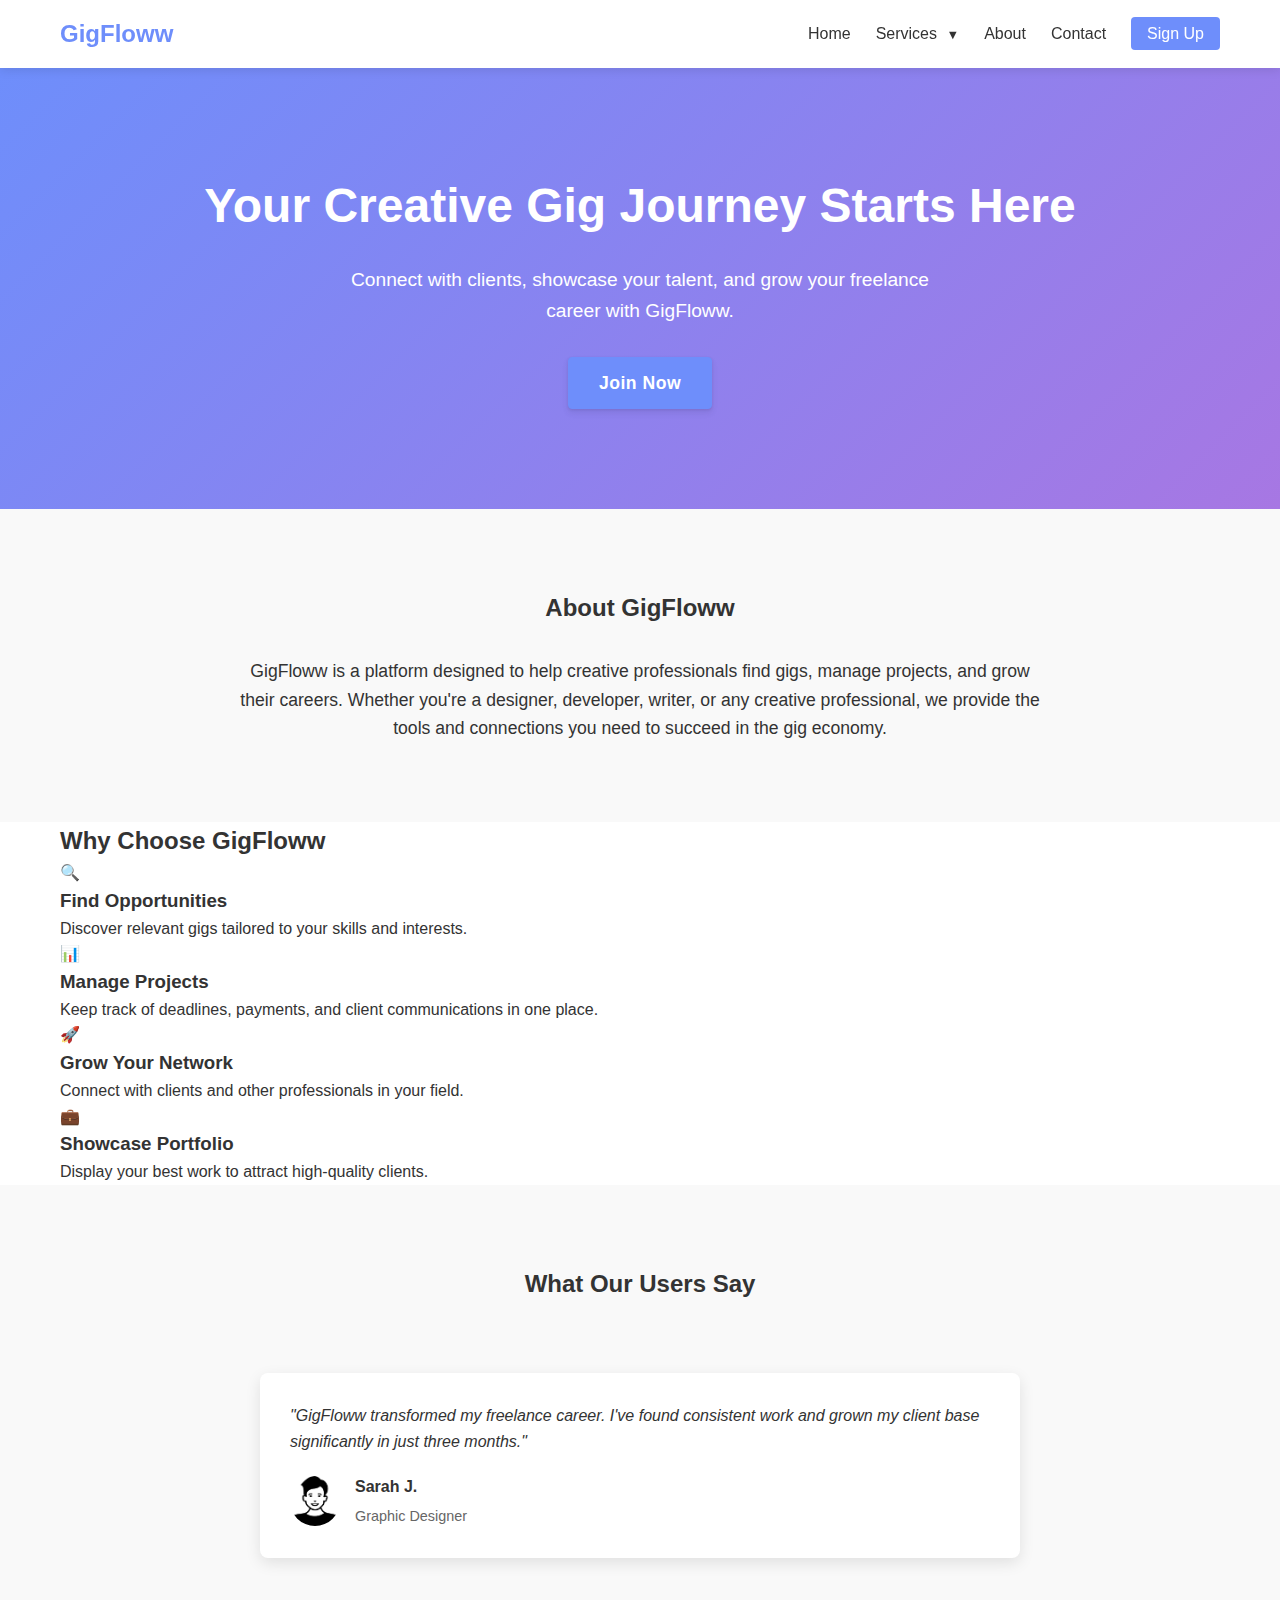
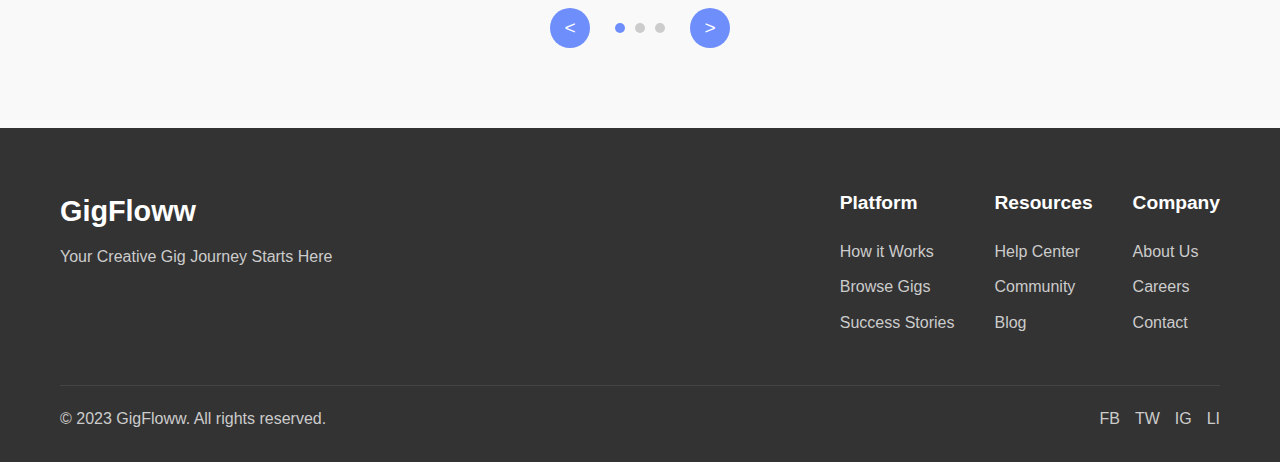
<file: index.html>
<!DOCTYPE html>
<html lang="en">
<head>
    <meta charset="UTF-8">
    <meta name="viewport" content="width=device-width, initial-scale=1.0">
    
    <!-- Primary Meta Tags -->
    <title>GigFloww - Your Creative Gig Journey Starts Here</title>
    <meta name="description" content="Connect with clients, showcase your talent, and grow your freelance career with GigFloww. Find opportunities tailored to your skills and manage projects efficiently.">
    <meta name="author" content="GigFloww Team">
    <meta name="keywords" content="freelance platform, creative gigs, freelance marketplace, design jobs, development gigs, writing opportunities">
    
    <!-- Robots Meta Tag -->
    <meta name="robots" content="index, follow">
    
    <!-- Canonical URL -->
    <link rel="canonical" href="https://www.gigfloww.com/">
    
    <!-- Open Graph / Facebook Meta Tags -->
    <meta property="og:type" content="website">
    <meta property="og:url" content="https://www.gigfloww.com/">
    <meta property="og:title" content="GigFloww - Your Creative Gig Journey Starts Here">
    <meta property="og:description" content="Connect with clients, showcase your talent, and grow your freelance career with GigFloww. Find gigs tailored to your creative skills.">
    <meta property="og:image" content="https://www.gigfloww.com/assets/og-image.jpg">
    
    <!-- Twitter Meta Tags -->
    <meta name="twitter:card" content="summary_large_image">
    <meta name="twitter:url" content="https://www.gigfloww.com/">
    <meta name="twitter:title" content="GigFloww - Your Creative Gig Journey Starts Here">
    <meta name="twitter:description" content="Connect with clients, showcase your talent, and grow your freelance career with GigFloww. Find gigs tailored to your creative skills.">
    <meta name="twitter:image" content="https://www.gigfloww.com/assets/twitter-image.jpg">
    
    <!-- Theme Color for Browser UI -->
    <meta name="theme-color" content="#6e8efb">
    
    <!-- Favicon and Apple Touch Icon -->
    <link rel="icon" type="image/png" href="assets/favicon.png">
    <link rel="apple-touch-icon" href="assets/apple-touch-icon.png">
    
    <!-- Structured Data -->
    <script type="application/ld+json">
    {
      "@context": "https://schema.org",
      "@type": "Organization",
      "name": "GigFloww",
      "url": "https://www.gigfloww.com/",
      "logo": "https://www.gigfloww.com/assets/logo.png",
      "description": "A platform designed to help creative professionals find gigs, manage projects, and grow their careers.",
      "sameAs": [
        "https://www.facebook.com/gigfloww",
        "https://www.twitter.com/gigfloww",
        "https://www.instagram.com/gigfloww",
        "https://www.linkedin.com/company/gigfloww"
      ]
    }
    </script>
    
    <link rel="stylesheet" href="styles/main.css">
    <link rel="stylesheet" href="styles/components.css">
</head>
<body>
    <!-- Navigation Bar -->
    <nav class="navbar">
        <div class="container nav-container">
            <div class="logo">
                <a href="index.html">GigFloww</a>
            </div>
            <div class="menu-toggle" id="mobile-menu">
                <span class="bar"></span>
                <span class="bar"></span>
                <span class="bar"></span>
            </div>
            <ul class="nav-menu">
                <li><a href="index.html" class="nav-link">Home</a></li>
                <li class="dropdown">
                    <a href="#" class="nav-link">Services <span class="dropdown-arrow">▼</span></a>
                    <ul class="dropdown-menu">
                        <li><a href="#">Design Gigs</a></li>
                        <li><a href="#">Development</a></li>
                        <li><a href="#">Writing</a></li>
                        <li><a href="#">Marketing</a></li>
                    </ul>
                </li>
                <li><a href="#" class="nav-link">About</a></li>
                <li><a href="#" class="nav-link">Contact</a></li>
                <li><a href="pages/signup.html" class="nav-link nav-cta">Sign Up</a></li>
            </ul>
        </div>
    </nav>
    
    <header>
        <!-- Navigation content will go here -->
    </header>
    
    <section class="hero">
        <div class="container">
            <h1>Your Creative Gig Journey Starts Here</h1>
            <p class="hero-subtitle">Connect with clients, showcase your talent, and grow your freelance career with GigFloww.</p>
            <button class="btn btn-primary cta-button">Join Now</button>
        </div>
    </section>
    <section class="about">
        <div class="container">
            <h2>About GigFloww</h2>
            <p>GigFloww is a platform designed to help creative professionals find gigs, manage projects, and grow their careers. Whether you're a designer, developer, writer, or any creative professional, we provide the tools and connections you need to succeed in the gig economy.</p>
        </div>
    </section>
    <section class="features">
        <div class="container">
            <h2>Why Choose GigFloww</h2>
            <div class="feature-grid">
                <div class="feature-card">
                    <div class="feature-icon">🔍</div>
                    <h3>Find Opportunities</h3>
                    <p>Discover relevant gigs tailored to your skills and interests.</p>
                </div>
                <div class="feature-card">
                    <div class="feature-icon">📊</div>
                    <h3>Manage Projects</h3>
                    <p>Keep track of deadlines, payments, and client communications in one place.</p>
                </div>
                <div class="feature-card">
                    <div class="feature-icon">🚀</div>
                    <h3>Grow Your Network</h3>
                    <p>Connect with clients and other professionals in your field.</p>
                </div>
                <div class="feature-card">
                    <div class="feature-icon">💼</div>
                    <h3>Showcase Portfolio</h3>
                    <p>Display your best work to attract high-quality clients.</p>
                </div>
            </div>
        </div>
    </section>
    
    <main>
        <!-- Landing page content will go here -->
        <section class="testimonials">
            <div class="container">
                <h2>What Our Users Say</h2>
                <div class="testimonial-slider">
                    <div class="slider-container">
                        <div class="testimonial-slide">
                            <div class="testimonial-card">
                                <div class="testimonial-content">
                                    <p>"GigFloww transformed my freelance career. I've found consistent work and grown my client base significantly in just three months."</p>
                                </div>
                                <div class="testimonial-author">
                                    <img src="assets/avatar1.png" alt="Sarah J." class="author-avatar">
                                    <div class="author-info">
                                        <h4>Sarah J.</h4>
                                        <p>Graphic Designer</p>
                                    </div>
                                </div>
                            </div>
                        </div>
                        <div class="testimonial-slide">
                            <div class="testimonial-card">
                                <div class="testimonial-content">
                                    <p>"The project management tools are intuitive and have helped me stay organized with multiple clients. Highly recommend for any freelancer."</p>
                                </div>
                                <div class="testimonial-author">
                                    <img src="assets/avatar2.png" alt="Michael T." class="author-avatar">
                                    <div class="author-info">
                                        <h4>Michael T.</h4>
                                        <p>Web Developer</p>
                                    </div>
                                </div>
                            </div>
                        </div>
                        <div class="testimonial-slide">
                            <div class="testimonial-card">
                                <div class="testimonial-content">
                                    <p>"As a content writer, finding quality clients was always a challenge. GigFloww connects me with clients who value my work and pay fairly."</p>
                                </div>
                                <div class="testimonial-author">
                                    <img src="assets/avatar3.png" alt="Elena R." class="author-avatar">
                                    <div class="author-info">
                                        <h4>Elena R.</h4>
                                        <p>Content Writer</p>
                                    </div>
                                </div>
                            </div>
                        </div>
                    </div>
                    <div class="slider-controls">
                        <button class="prev-btn" aria-label="Previous testimonial">&lt;</button>
                        <div class="slider-dots"></div>
                        <button class="next-btn" aria-label="Next testimonial">&gt;</button>
                    </div>
                </div>
            </div>
        </section>
        
    </main>
    
    <!-- Footer -->
    <footer class="footer">
        <div class="container">
            <div class="footer-content">
                <div class="footer-logo">
                    <h3>GigFloww</h3>
                    <p>Your Creative Gig Journey Starts Here</p>
                </div>
                <div class="footer-links">
                    <div class="footer-column">
                        <h4>Platform</h4>
                        <ul>
                            <li><a href="#">How it Works</a></li>
                            <li><a href="#">Browse Gigs</a></li>
                            <li><a href="#">Success Stories</a></li>
                        </ul>
                    </div>
                    <div class="footer-column">
                        <h4>Resources</h4>
                        <ul>
                            <li><a href="#">Help Center</a></li>
                            <li><a href="#">Community</a></li>
                            <li><a href="#">Blog</a></li>
                        </ul>
                    </div>
                    <div class="footer-column">
                        <h4>Company</h4>
                        <ul>
                            <li><a href="#">About Us</a></li>
                            <li><a href="#">Careers</a></li>
                            <li><a href="#">Contact</a></li>
                        </ul>
                    </div>
                </div>
            </div>
            <div class="footer-bottom">
                <p>&copy; 2023 GigFloww. All rights reserved.</p>
                <div class="footer-social">
                    <a href="#" aria-label="Facebook">FB</a>
                    <a href="#" aria-label="Twitter">TW</a>
                    <a href="#" aria-label="Instagram">IG</a>
                    <a href="#" aria-label="LinkedIn">LI</a>
                </div>
            </div>
        </div>
    </footer>
    
    <footer>
        <!-- Footer content will go here -->
    </footer>
    
    <script src="scripts/main.js"></script>
    <script src="scripts/slider.js"></script>
</body>
</html>
</file>
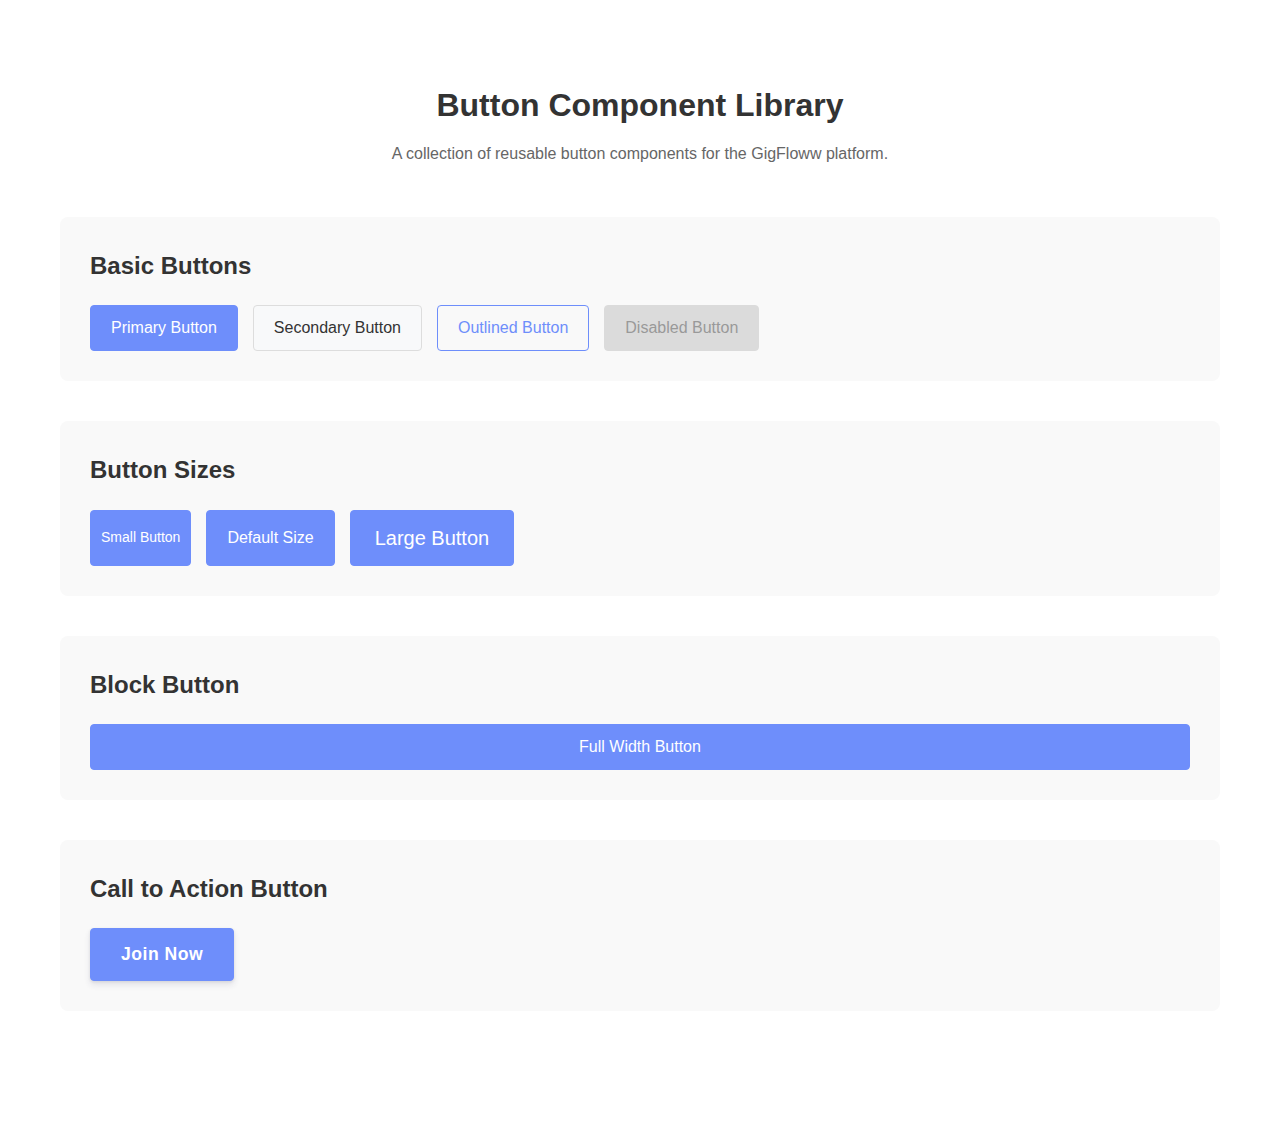
<file: pages/buttons.html>
<!DOCTYPE html>
<html lang="en">
<head>
    <meta charset="UTF-8">
    <meta name="viewport" content="width=device-width, initial-scale=1.0">
    <title>Button Components - GigFloww</title>
    <link rel="stylesheet" href="../styles/main.css">
    <link rel="stylesheet" href="../styles/components.css">
</head>
<body>
    <!-- Navigation Bar (same as index.html) -->
    <nav class="navbar">
        <!-- Copy navigation from index.html -->
    </nav>
    
    <section class="component-showcase">
        <div class="container">
            <h1>Button Component Library</h1>
            <p class="showcase-intro">A collection of reusable button components for the GigFloww platform.</p>
            
            <div class="showcase-section">
                <h2>Basic Buttons</h2>
                <div class="button-group">
                    <button class="btn btn-primary">Primary Button</button>
                    <button class="btn btn-secondary">Secondary Button</button>
                    <button class="btn btn-outline-primary">Outlined Button</button>
                    <button class="btn btn-disabled">Disabled Button</button>
                </div>
            </div>
            
            <div class="showcase-section">
                <h2>Button Sizes</h2>
                <div class="button-group">
                    <button class="btn btn-primary btn-sm">Small Button</button>
                    <button class="btn btn-primary">Default Size</button>
                    <button class="btn btn-primary btn-lg">Large Button</button>
                </div>
            </div>
            
            <div class="showcase-section">
                <h2>Block Button</h2>
                <button class="btn btn-primary btn-block">Full Width Button</button>
            </div>
            
            <div class="showcase-section">
                <h2>Call to Action Button</h2>
                <button class="btn btn-primary cta-button">Join Now</button>
            </div>
        </div>
    </section>
    
    <!-- Footer (same as index.html) -->
    <footer>
        <!-- Copy footer from index.html -->
    </footer>
    
    <script src="../scripts/main.js"></script>
</body>
</html>
</file>
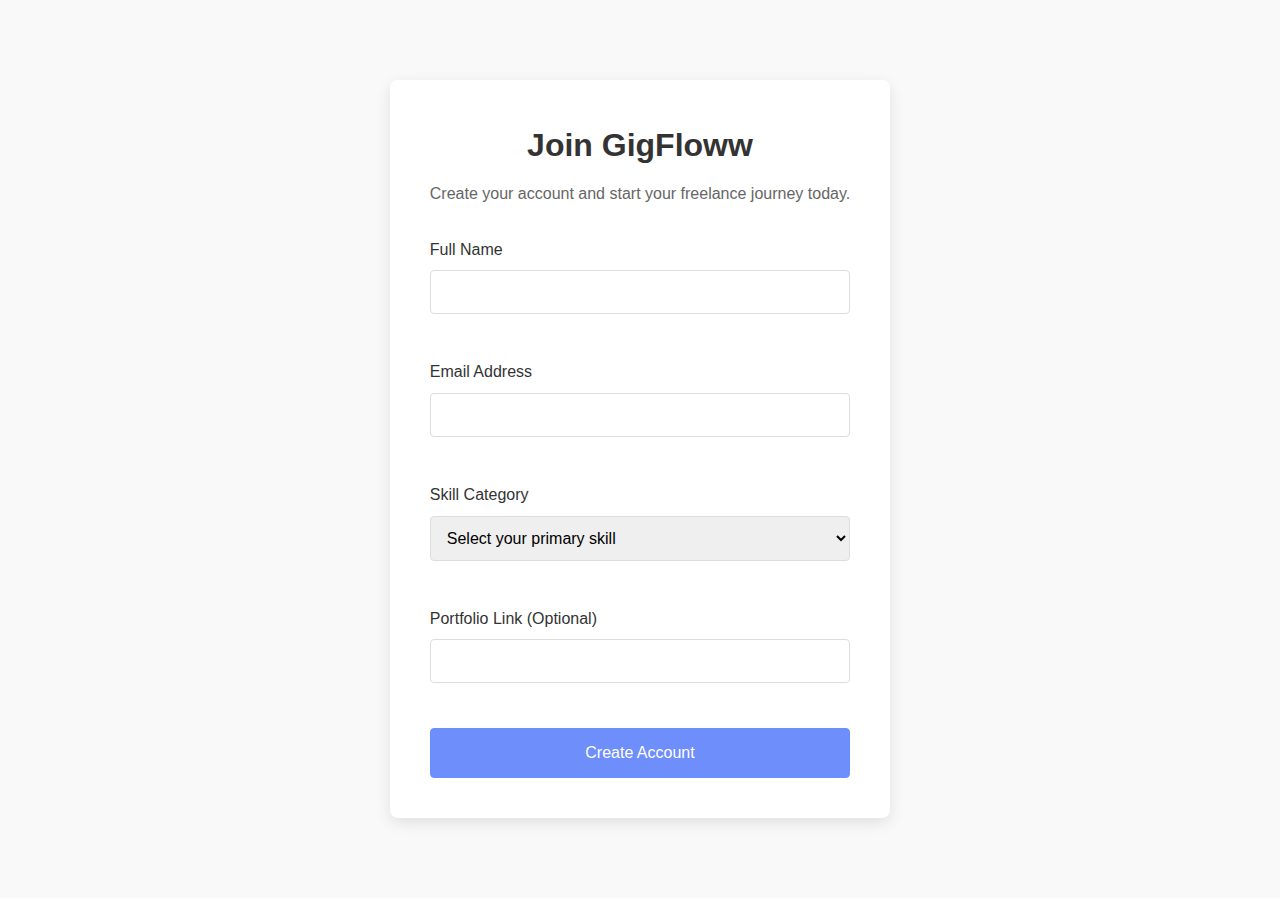
<file: pages/signup.html>
<!DOCTYPE html>
<html lang="en">
<head>
    <meta charset="UTF-8">
    <meta name="viewport" content="width=device-width, initial-scale=1.0">
    <title>Sign Up - GigFloww</title>
    <link rel="stylesheet" href="../styles/main.css">
    <link rel="stylesheet" href="../styles/components.css">
    <link rel="stylesheet" href="../styles/signup.css">
</head>
<body>
    <!-- Navigation Bar (same as index.html) -->
    <nav class="navbar">
        <!-- Copy navigation from index.html -->
    </nav>
    
    <!-- Sign-Up Form Section -->
    <section class="signup-section">
        <div class="container">
            <div class="signup-container">
                <h1>Join GigFloww</h1>
                <p class="signup-intro">Create your account and start your freelance journey today.</p>
                
                <form id="signup-form" class="signup-form">
                    <div class="form-group">
                        <label for="fullname">Full Name</label>
                        <input type="text" id="fullname" name="fullname" required>
                        <span class="error-message" id="fullname-error"></span>
                    </div>
                    
                    <div class="form-group">
                        <label for="email">Email Address</label>
                        <input type="email" id="email" name="email" required>
                        <span class="error-message" id="email-error"></span>
                    </div>
                    
                    <div class="form-group">
                        <label for="skill-category">Skill Category</label>
                        <select id="skill-category" name="skill-category" required>
                            <option value="" disabled selected>Select your primary skill</option>
                            <option value="design">Design</option>
                            <option value="development">Development</option>
                            <option value="writing">Writing & Content</option>
                            <option value="marketing">Marketing</option>
                            <option value="video">Video & Animation</option>
                            <option value="music">Music & Audio</option>
                            <option value="other">Other</option>
                        </select>
                        <span class="error-message" id="skill-error"></span>
                    </div>
                    
                    <div class="form-group">
                        <label for="portfolio">Portfolio Link (Optional)</label>
                        <input type="url" id="portfolio" name="portfolio">
                        <span class="error-message" id="portfolio-error"></span>
                    </div>
                    
                    <div class="form-group">
                        <button type="submit" class="btn btn-primary btn-block">Create Account</button>
                    </div>
                </form>
                
                <div id="success-message" class="success-message" style="display: none;">
                    <h2>Thank You for Joining GigFloww!</h2>
                    <p>Your account has been created successfully. We've sent a confirmation email with next steps.</p>
                    <a href="../index.html" class="btn btn-secondary">Return to Home</a>
                </div>
            </div>
        </div>
    </section>
    
    <!-- Footer (same as index.html) -->
    <footer>
        <!-- Copy footer from index.html -->
    </footer>
    
    <script src="../scripts/main.js"></script>
    <script src="../scripts/form-validation.js"></script>
</body>
</html>
</file>
<file: styles/main.css>
/* General styles */
* {
    margin: 0;
    padding: 0;
    box-sizing: border-box;
}

body {
    font-family: 'Roboto', sans-serif;
    line-height: 1.6;
    color: #333;
}

.container {
    max-width: 1200px;
    margin: 0 auto;
    padding: 0 20px;
}

/* Hero section */
.hero {
    background: linear-gradient(135deg, #6e8efb, #a777e3);
    color: white;
    padding: 100px 0;
    text-align: center;
}

.hero h1 {
    font-size: 3rem;
    margin-bottom: 20px;
}

.hero-subtitle {
    font-size: 1.2rem;
    max-width: 600px;
    margin: 0 auto 30px;
}

/* Media queries for responsiveness */
@media (max-width: 768px) {
    .hero h1 {
        font-size: 2.2rem;
    }
    
    .hero-subtitle {
        font-size: 1rem;
    }
}
.about {
    padding: 80px 0;
    background-color: #f9f9f9;
}

.about h2 {
    text-align: center;
    margin-bottom: 30px;
    color: #333;
}

.about p {
    max-width: 800px;
    margin: 0 auto;
    text-align: center;
    font-size: 1.1rem;
}
/* Navigation styles */
.navbar {
    background-color: white;
    box-shadow: 0 2px 10px rgba(0,0,0,0.1);
    position: sticky;
    top: 0;
    z-index: 1000;
}

.nav-container {
    display: flex;
    justify-content: space-between;
    align-items: center;
    padding: 15px 20px;
}

.logo a {
    font-size: 1.5rem;
    font-weight: 700;
    color: #6e8efb;
    text-decoration: none;
}

.nav-menu {
    display: flex;
    list-style: none;
}

.nav-menu li {
    margin-left: 25px;
    position: relative;
}

.nav-link {
    text-decoration: none;
    color: #333;
    font-weight: 500;
    transition: color 0.3s;
}

.nav-link:hover {
    color: #6e8efb;
}

.nav-cta {
    background-color: #6e8efb;
    color: white;
    padding: 8px 16px;
    border-radius: 4px;
}

.nav-cta:hover {
    background-color: #5a7df7;
    color: white;
}

/* Dropdown styles */
.dropdown-menu {
    position: absolute;
    top: 100%;
    left: 0;
    background-color: white;
    box-shadow: 0 5px 15px rgba(0,0,0,0.1);
    border-radius: 4px;
    min-width: 180px;
    display: none;
    list-style: none;
    z-index: 1001;
}

.dropdown-menu li {
    margin: 0;
}

.dropdown-menu a {
    display: block;
    padding: 10px 15px;
    color: #333;
    text-decoration: none;
    transition: background-color 0.3s;
}

.dropdown-menu a:hover {
    background-color: #f5f5f5;
}

.dropdown:hover .dropdown-menu {
    display: block;
}

.dropdown-arrow {
    font-size: 0.8rem;
    margin-left: 5px;
}

/* Mobile menu toggle */
.menu-toggle {
    display: none;
    cursor: pointer;
}

.bar {
    display: block;
    width: 25px;
    height: 3px;
    margin: 5px auto;
    background-color: #333;
    transition: all 0.3s;
}

/* Media queries for responsive navigation */
@media (max-width: 768px) {
    .menu-toggle {
        display: block;
    }
    
    .nav-menu {
        position: fixed;
        left: 0;
        top: -100%;
        flex-direction: column;
        background-color: white;
        width: 100%;
        text-align: center;
        transition: 0.3s;
        box-shadow: 0 10px 15px rgba(0,0,0,0.1);
    }
    
    .nav-menu.active {
        top: 70px;
    }
    
    .nav-menu li {
        margin: 15px 0;
    }
    
    .dropdown-menu {
        position: static;
        display: none;
        box-shadow: none;
        width: 100%;
    }
    
    .dropdown.active .dropdown-menu {
        display: block;
    }
}
/* Testimonial section */
.testimonials {
    padding: 80px 0;
    background-color: #f9f9f9;
}

.testimonials h2 {
    text-align: center;
    margin-bottom: 50px;
}

.testimonial-slider {
    position: relative;
    max-width: 800px;
    margin: 0 auto;
}

.slider-container {
    overflow: hidden;
    position: relative;
}

.testimonial-slide {
    width: 100%;
    display: none;
    padding: 20px;
}

.testimonial-slide.active {
    display: block;
}

.testimonial-card {
    background-color: white;
    border-radius: 8px;
    padding: 30px;
    box-shadow: 0 5px 15px rgba(0,0,0,0.1);
}

.testimonial-content {
    margin-bottom: 20px;
    font-style: italic;
}

.testimonial-author {
    display: flex;
    align-items: center;
}

.author-avatar {
    width: 50px;
    height: 50px;
    border-radius: 50%;
    object-fit: cover;
    margin-right: 15px;
}

.author-info h4 {
    margin: 0;
    color: #333;
}

.author-info p {
    margin: 5px 0 0;
    color: #666;
    font-size: 0.9rem;
}

.slider-controls {
    display: flex;
    justify-content: center;
    align-items: center;
    margin-top: 30px;
}

.prev-btn, .next-btn {
    background-color: #6e8efb;
    color: white;
    border: none;
    border-radius: 50%;
    width: 40px;
    height: 40px;
    font-size: 1.2rem;
    cursor: pointer;
    transition: background-color 0.3s;
}

.prev-btn:hover, .next-btn:hover {
    background-color: #5a7df7;
}

.slider-dots {
    display: flex;
    justify-content: center;
    margin: 0 20px;
}

.dot {
    width: 10px;
    height: 10px;
    border-radius: 50%;
    background-color: #ccc;
    margin: 0 5px;
    cursor: pointer;
    transition: background-color 0.3s;
}

.dot.active {
    background-color: #6e8efb;
}
/* Footer styles */
.footer {
    background-color: #333;
    color: white;
    padding: 60px 0 30px;
}

.footer-content {
    display: flex;
    flex-wrap: wrap;
    justify-content: space-between;
    margin-bottom: 40px;
}

.footer-logo h3 {
    font-size: 1.8rem;
    margin-bottom: 10px;
}

.footer-logo p {
    color: #ccc;
}

.footer-links {
    display: flex;
    flex-wrap: wrap;
    gap: 40px;
}

.footer-column h4 {
    font-size: 1.2rem;
    margin-bottom: 20px;
    color: #fff;
}

.footer-column ul {
    list-style: none;
    padding: 0;
}

.footer-column ul li {
    margin-bottom: 10px;
}

.footer-column ul li a {
    color: #ccc;
    text-decoration: none;
    transition: color 0.3s;
}

.footer-column ul li a:hover {
    color: #6e8efb;
}

.footer-bottom {
    display: flex;
    justify-content: space-between;
    align-items: center;
    padding-top: 20px;
    border-top: 1px solid #444;
}

.footer-bottom p {
    color: #ccc;
}

.footer-social {
    display: flex;
    gap: 15px;
}

.footer-social a {
    color: #ccc;
    text-decoration: none;
    transition: color 0.3s;
}

.footer-social a:hover {
    color: #6e8efb;
}

@media (max-width: 768px) {
    .footer-content {
        flex-direction: column;
        gap: 30px;
    }
    
    .footer-links {
        flex-direction: column;
        gap: 20px;
    }
    
    .footer-bottom {
        flex-direction: column;
        gap: 15px;
        text-align: center;
    }
}
</file>
<file: styles/components.css>
/* Button Component Library */
.btn {
    display: inline-block;
    font-weight: 500;
    text-align: center;
    white-space: nowrap;
    vertical-align: middle;
    user-select: none;
    border: 1px solid transparent;
    padding: 10px 20px;
    font-size: 1rem;
    line-height: 1.5;
    border-radius: 4px;
    cursor: pointer;
    transition: all 0.3s ease;
}

/* Primary Button */
.btn-primary {
    background-color: #6e8efb;
    color: white;
    border-color: #6e8efb;
}

.btn-primary:hover {
    background-color: #5a7df7;
    border-color: #5a7df7;
}

.btn-primary:active {
    background-color: #4a6de7;
    border-color: #4a6de7;
}

/* Secondary Button */
.btn-secondary {
    background-color: #f8f9fa;
    color: #333;
    border-color: #ddd;
}

.btn-secondary:hover {
    background-color: #e9ecef;
    border-color: #ccc;
}

.btn-secondary:active {
    background-color: #dae0e5;
    border-color: #bbb;
}

/* Outlined Primary Button */
.btn-outline-primary {
    background-color: transparent;
    color: #6e8efb;
    border-color: #6e8efb;
}

.btn-outline-primary:hover {
    background-color: #6e8efb;
    color: white;
}

/* Disabled Button */
.btn-disabled, .btn:disabled {
    opacity: 0.65;
    cursor: not-allowed;
    pointer-events: none;
    background-color: #cccccc;
    border-color: #cccccc;
    color: #666666;
}

/* Button Sizes */
.btn-sm {
    padding: 5px 10px;
    font-size: 0.875rem;
}

.btn-lg {
    padding: 12px 24px;
    font-size: 1.25rem;
}

/* Full-width Button */
.btn-block {
    display: block;
    width: 100%;
}

/* Button with Icon */
.btn-icon {
    display: inline-flex;
    align-items: center;
    justify-content: center;
}

.btn-icon i, .btn-icon svg {
    margin-right: 8px;
}

/* Call to Action Button */
.cta-button {
    padding: 12px 30px;
    font-size: 1.1rem;
    font-weight: 600;
    letter-spacing: 0.5px;
    box-shadow: 0 4px 6px rgba(50, 50, 93, 0.11), 0 1px 3px rgba(0, 0, 0, 0.08);
}

.cta-button:hover {
    transform: translateY(-1px);
    box-shadow: 0 7px 14px rgba(50, 50, 93, 0.1), 0 3px 6px rgba(0, 0, 0, 0.08);
}

.cta-button:active {
    transform: translateY(1px);
}
/* Component Showcase Styles */
.component-showcase {
    padding: 80px 0;
}

.component-showcase h1 {
    text-align: center;
    margin-bottom: 10px;
}

.showcase-intro {
    text-align: center;
    margin-bottom: 50px;
    max-width: 600px;
    margin-left: auto;
    margin-right: auto;
    color: #666;
}

.showcase-section {
    margin-bottom: 40px;
    padding: 30px;
    background-color: #f9f9f9;
    border-radius: 8px;
}

.showcase-section h2 {
    margin-bottom: 20px;
    font-size: 1.5rem;
}

.button-group {
    display: flex;
    flex-wrap: wrap;
    gap: 15px;
}
</file>
<file: styles/signup.css>
.signup-section {
    padding: 80px 0;
    background-color: #f9f9f9;
    min-height: calc(100vh - 200px);
    display: flex;
    align-items: center;
}

.signup-container {
    max-width: 600px;
    margin: 0 auto;
    background-color: white;
    border-radius: 8px;
    padding: 40px;
    box-shadow: 0 5px 15px rgba(0,0,0,0.1);
}

.signup-container h1 {
    text-align: center;
    margin-bottom: 10px;
    color: #333;
}

.signup-intro {
    text-align: center;
    margin-bottom: 30px;
    color: #666;
}

.signup-form {
    display: flex;
    flex-direction: column;
    gap: 20px;
}

.form-group {
    display: flex;
    flex-direction: column;
}

.form-group label {
    margin-bottom: 8px;
    font-weight: 500;
}

.form-group input,
.form-group select {
    padding: 12px;
    border: 1px solid #ddd;
    border-radius: 4px;
    font-size: 1rem;
}

.form-group input:focus,
.form-group select:focus {
    outline: none;
    border-color: #6e8efb;
    box-shadow: 0 0 0 2px rgba(110, 142, 251, 0.2);
}

.error-message {
    color: #e74c3c;
    font-size: 0.85rem;
    margin-top: 5px;
    min-height: 20px;
}

.btn-block {
    width: 100%;
    padding: 12px;
    font-size: 1rem;
}

.success-message {
    text-align: center;
}

.success-message h2 {
    color: #27ae60;
    margin-bottom: 15px;
}

.success-message p {
    margin-bottom: 20px;
}

@media (max-width: 768px) {
    .signup-container {
        padding: 30px 20px;
    }
}
</file>
